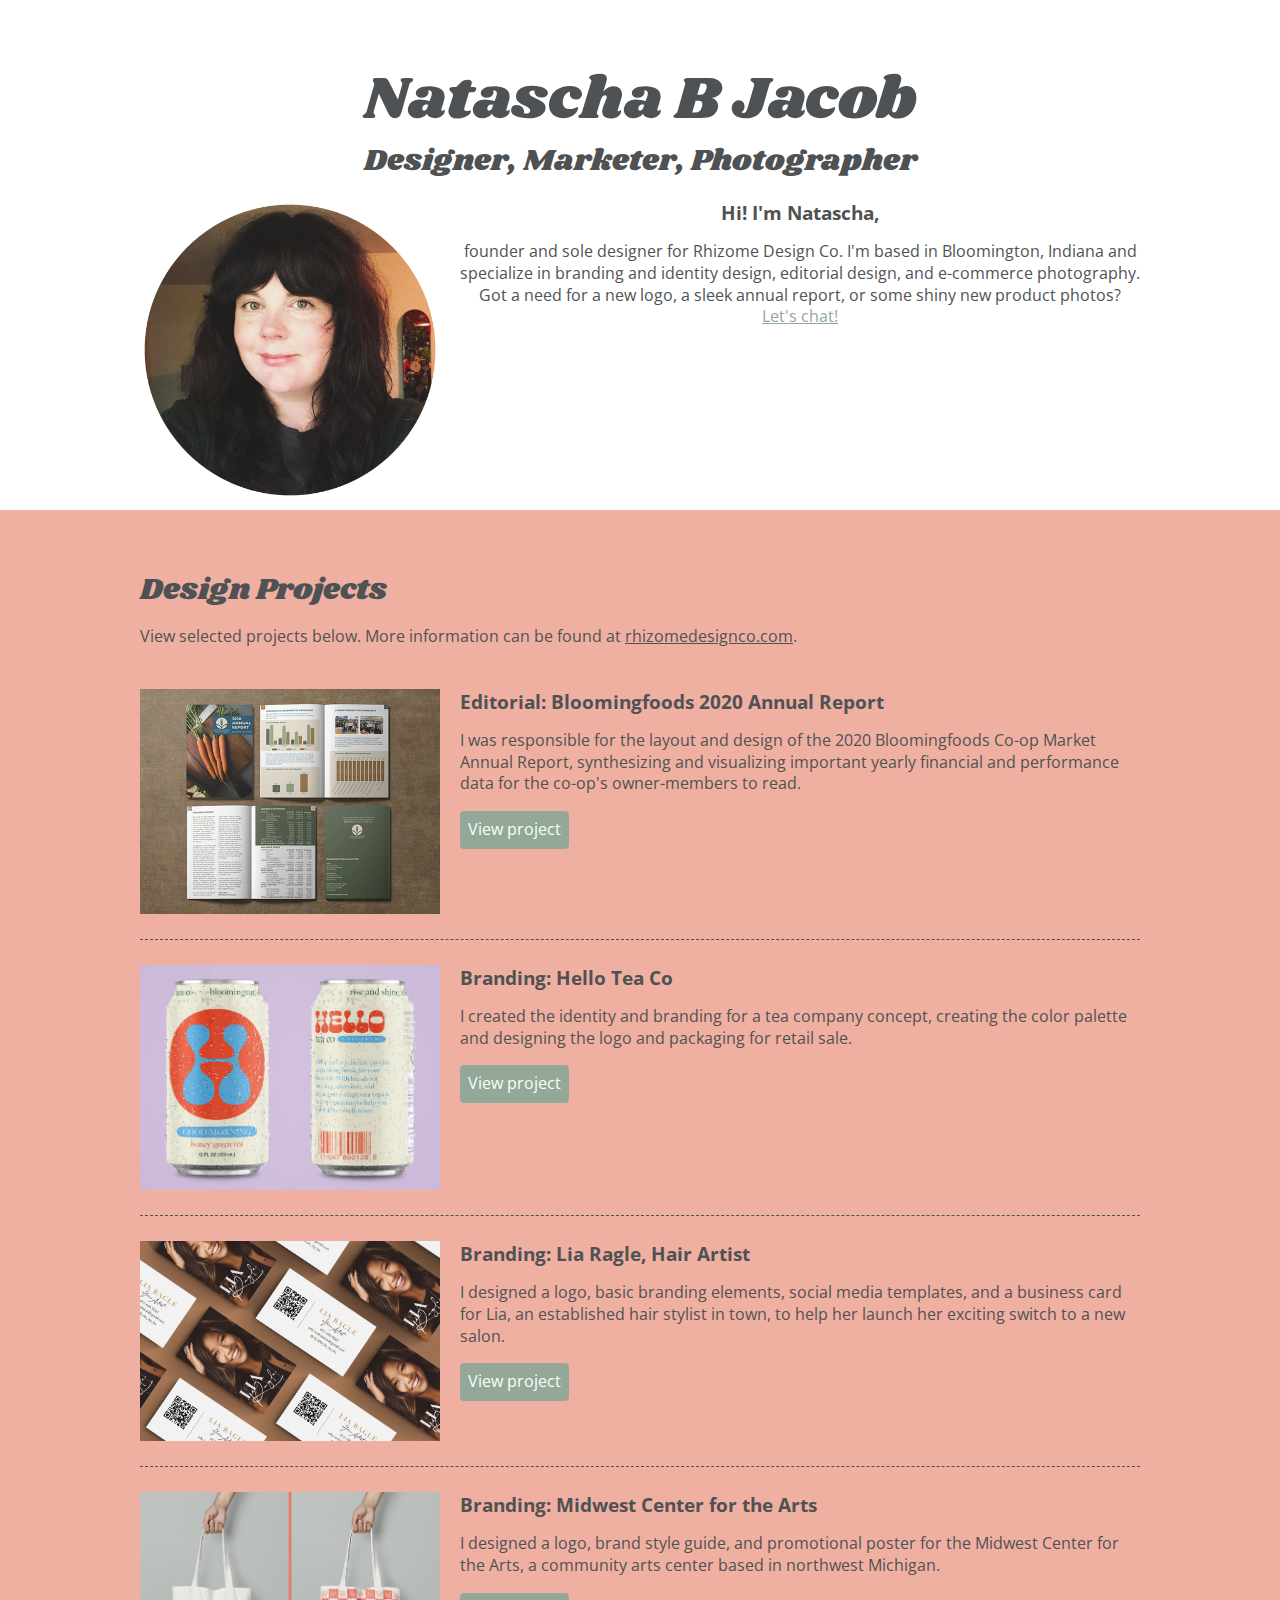
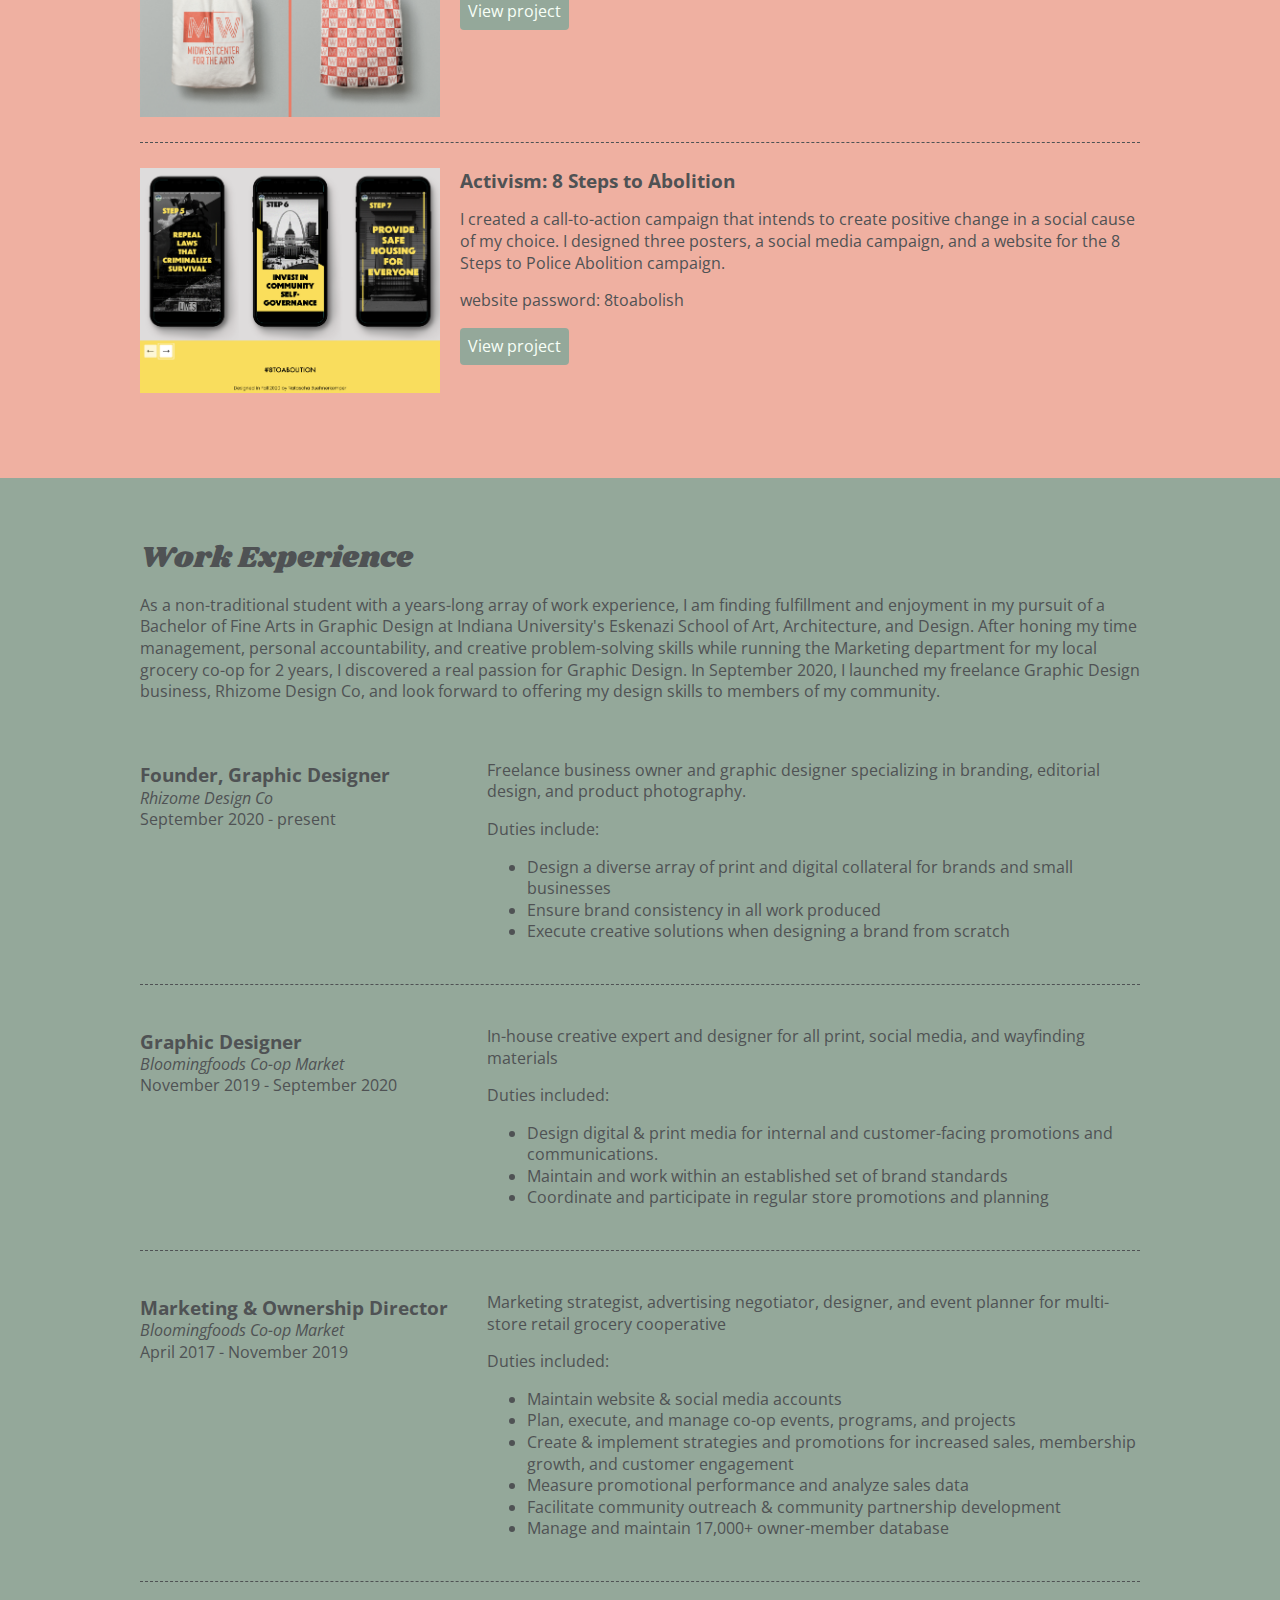
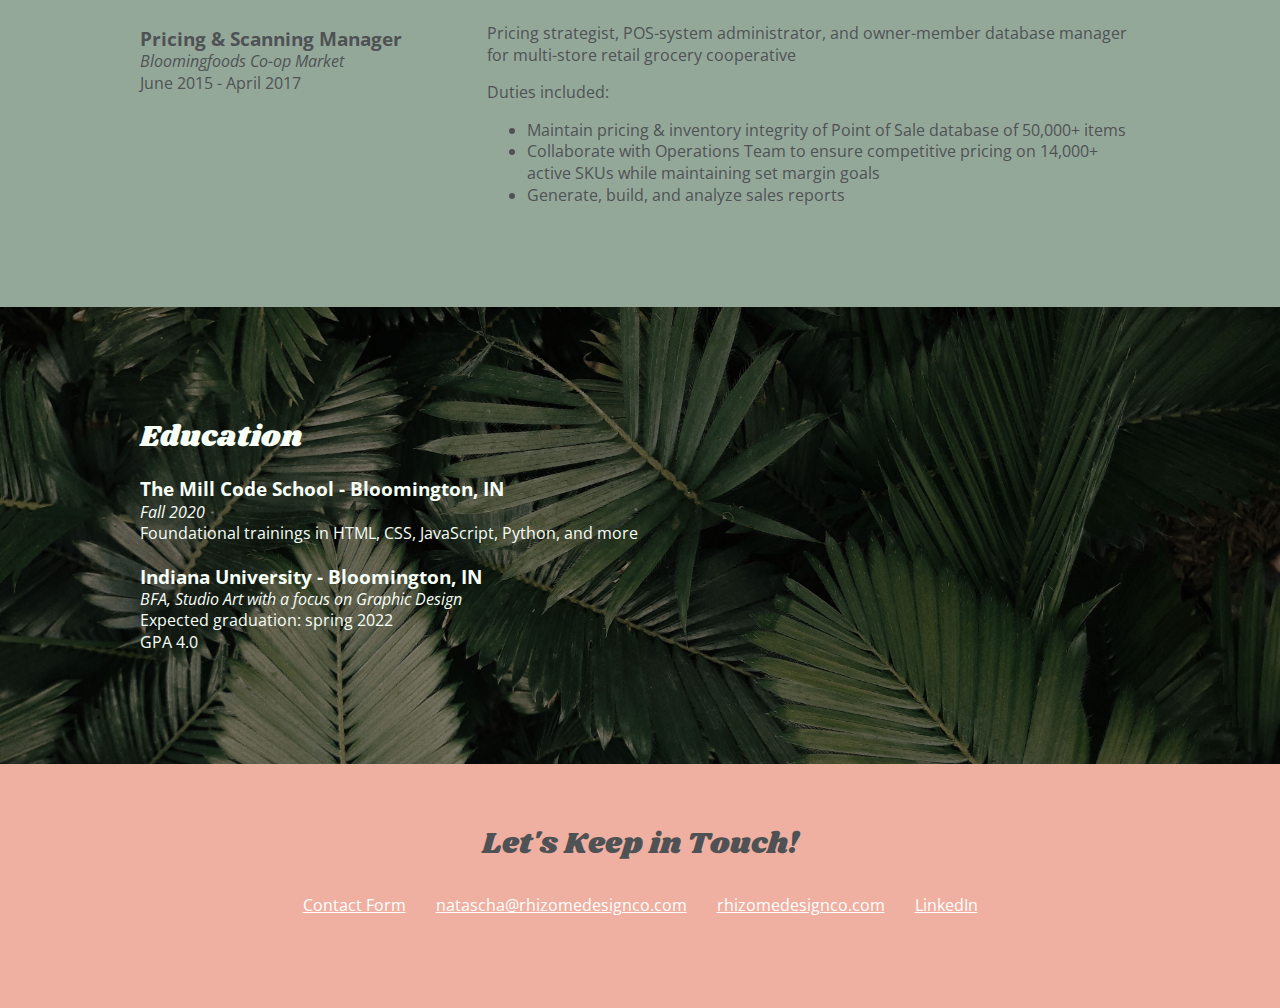
<file: index.html>
<!DOCTYPE html>
<html lang="en">
  <head>
    <meta charset="UTF-8">
    <meta name="viewport" content="width=device-width, initial-scale=1.0">
    <title>Natascha B Jacob</title>
    <script defer src="script.js"></script>
    <link rel="preconnect" href="https://fonts.gstatic.com">
<link href="https://fonts.googleapis.com/css2?family=Open+Sans:wght@400;700&family=Shrikhand&display=swap" rel="stylesheet">
    <link rel="stylesheet" href="styles.css">
  </head>
  <body>
    <main>
      <!-- ***********************  ABOUT / PROFILE  *********************** -->
      <header>
        <div class="content-wrap profile-link">
        <h1>Natascha B Jacob</h1>
        <h2>Designer, Marketer, Photographer</h2>

        <section class="header-item">
          <img src="images/natheadshot.png" alt="Natascha B Jacob Headshot">
          <h3>Hi! I'm Natascha,</h3>
          <p>founder and sole designer for Rhizome Design Co. I'm based in Bloomington, Indiana and specialize in branding and identity design, editorial design, and e-commerce photography. Got a need for a new logo, a sleek annual report, or some shiny new product photos? <a href="form.html" color="#94A89A" target="_blank">Let's chat!</a></p>
        <div class="headshot">
        </p>
      </section>
        </div>
        </div>
      </header>


      <!-- ********************  PROJECTS / PORTFOLIO  ********************* -->
      <section class="projects" >
        <div class="content-wrap divider">
        <h2>Design Projects</h2>
        <p>View selected projects below. More information can be found at <a  href="http://www.rhizomedesignco.com" target="_blank">rhizomedesignco.com</a>.</p>

        <!-- Project 1 - Bfoods Annual Meeting -->
        <section class="project-item">
          <img src="images/AnMeetingMockup.png" alt="Bloomingfoods 2020 Annual Report">
          <h3>Editorial: Bloomingfoods 2020 Annual Report</h3>
          <p>I was responsible for the layout and design of the 2020 Bloomingfoods Co-op Market Annual Report, synthesizing and visualizing important yearly financial and performance data for the co-op's owner-members to read.</p>
          <a class="btn" href="https://issuu.com/bloomingfoods/docs/2020_annual_report" target="_blank">View project</a>
        </section>
        <!-- End of Project block. -->
        <!-- Project 2 - Hello Tea Co -->
        <section class="project-item">
          <img src="images/helloteaco.png" alt="Hello Tea Co Packaging">
          <h3>Branding: Hello Tea Co</h3>
          <p>I created the identity and branding for a tea company concept, creating the color palette and designing the logo and packaging for retail sale.</p>
          <a class="btn" href="images/helloteaco.pdf" target="_blank">View project</a>
        </section>
        <!-- End of Project block. -->
        <!-- Project 3 - Lia -->
        <section class="project-item">
          <img src="images/raglecards.jpg" alt="Lia Ragle Business Cards">
          <h3>Branding: Lia Ragle, Hair Artist</h3>
          <p>I designed a logo, basic branding elements, social media templates, and a business card for Lia, an established hair stylist in town, to help her launch her exciting switch to a new salon.</p>
          <a class="btn" href="https://www.facebook.com/LooksByLiaRagle" target="_blank">View project</a>
        </section>
        <!-- End of Project block. -->
        <!-- Project 3 - MWCA -->
        <section class="project-item">
          <img src="images/mwca.png" alt="Midwest Center for the Arts Collateral">
          <h3>Branding: Midwest Center for the Arts</h3>
          <p>I designed a logo, brand style guide, and promotional poster for the Midwest Center for the Arts, a community arts center based in northwest Michigan.</p>
          <a class="btn" href="images/mwcabrandguide.pdf" target="_blank">View project</a>
        </section>
        <!-- End of Project block. -->
        <!-- Project 4 - 8 to Abolition -->
        <section class="project-item">
          <img src="images/8toabolish.png" alt="8 to Abolition">
          <h3>Activism: 8 Steps to Abolition</h3>
          <p>I created a call-to-action campaign that intends to create positive change in a social cause of my choice. I designed three posters, a social media campaign, and a website for the 8 Steps to Police Abolition campaign.</p>
          <p>website password: 8toabolish</p>
          <a class="btn" href="https://nkbproject2.squarespace.com/" target="_blank">View project</a>
        </section>
        <!-- End of Project block. -->
      </div>
      </section>

      <!-- ***********************  WORK EXPERIENCE  *********************** -->
      <section class="work-experience">
        <div class="content-wrap item-details divider">
        <h2>Work Experience</h2>
        <p>As a non-traditional student with a years-long array of work experience, I am finding fulfillment and enjoyment in my pursuit of a Bachelor of Fine Arts in Graphic Design at Indiana University's Eskenazi School of Art, Architecture, and Design. After honing my time management, personal accountability, and creative problem-solving skills while running the Marketing department for my local grocery co-op for 2 years, I discovered a real passion for Graphic Design. In September 2020, I launched my freelance Graphic Design business, Rhizome Design Co, and look forward to offering my design skills to members of my community. </p>

        <!-- Job 1 - Rhizome -->
        <section class="job-item">
          <div class="job-details">
            <h3>Founder, Graphic Designer</h3>
            <p>Rhizome Design Co</p>
            <p>September 2020 - present</p>
          </div>
          <div class="job-summary">
          <p>Freelance business owner and graphic designer specializing in branding, editorial design, and product photography.</p>
          <p>Duties include:</p>
          <ul>
            <li>Design a diverse array of print and digital collateral for brands and small businesses</li>
            <li>Ensure brand consistency in all work produced</li>
            <li>Execute creative solutions when designing a brand from scratch</li>
          </ul>
          </div>
        </section>
        <!-- End of Job block. -->
        <!-- Job 2 - Bloomingfoods Graphic Designer -->
        <section class="job-item">
          <div class="job-details">
            <h3>Graphic Designer</h3>
            <p>Bloomingfoods Co-op Market</p>
            <p>November 2019 - September 2020</p>
          </div>
          <div class="job-summary">
          <p>In-house creative expert and designer for all print, social media, and wayfinding materials</p>
          <p>Duties included:</p>
          <ul>
            <li>Design digital & print media for internal and customer-facing promotions and communications.</li>
            <li>Maintain and work within an established set of brand standards</li>
            <li>Coordinate and participate in regular store promotions and planning</li>
          </ul>
          </div>
        </section>
        <!-- End of Job block. -->
        <!-- Job 3 - Bloomingfoods Marketing Director -->
        <section class="job-item">
          <div class="job-details">
            <h3>Marketing & Ownership Director</h3>
            <p>Bloomingfoods Co-op Market</p>
            <p>April 2017 - November 2019</p>
          </div>
          <div class="job-summary">
          <p>Marketing strategist, advertising negotiator, designer, and event planner for multi-store retail grocery cooperative</p>
          <p>Duties included:</p>
          <ul>
            <li>Maintain website & social media accounts</li>
            <li>Plan, execute, and manage co-op events, programs, and projects</li>
            <li>Create & implement strategies and promotions for increased sales, membership growth, and customer engagement</li>
            <li>Measure promotional performance and analyze sales data</li>
            <li>Facilitate community outreach & community partnership development</li>
            <li>Manage and maintain 17,000+ owner-member database</li>
          </ul>
          </div>
        </section>
        <!-- End of Job block. -->
        <!-- Job 4 - Bloomingfoods Pricing & Scanning Manager -->
        <section class="job-item">
          <div class="job-details">
            <h3>Pricing & Scanning Manager</h3>
            <p>Bloomingfoods Co-op Market</p>
            <p>June 2015 - April 2017</p>
          </div>
          <div class="job-summary">
          <p>Pricing strategist, POS-system administrator, and owner-member database manager for multi-store retail grocery cooperative</p>
          <p>Duties included:</p>
          <ul>
            <li>Maintain pricing & inventory integrity of Point of Sale database of 50,000+ items</li>
            <li>Collaborate with Operations Team to ensure competitive pricing on 14,000+ active SKUs while maintaining set margin goals</li>
            <li>Generate, build, and analyze sales reports</li>
          </ul>
          </div>
        </section>
        <!-- End of Job block. -->

      </div>
      </section>

      <!-- ******************  EDUCATION & CERTIFICATIONS ****************** -->
      <section class="education">
        <div class="content-wrap item-details">
        <h2>Education</h2>

        <!-- Education 1 - Mill Code School -->
        <section>
          <h3>The Mill Code School - Bloomington, IN</h3>
          <p>Fall 2020</p>
          <p>Foundational trainings in HTML, CSS, JavaScript, Python, and more</p>

        </section>
        <!-- End of School block. -->

        <!-- Education 2 - IU BFA -->
        <section>
          <h3>Indiana University - Bloomington, IN</h3>
          <p>BFA, Studio Art with a focus on Graphic Design</pa>
          <p>Expected graduation: spring 2022</p>
          <p>GPA 4.0</p>
        </section>
        <!-- End of School block. -->
      </div>
      </section>





      <!-- *****************  CONTACT INFO / SOCIAL MEDIA  ***************** -->
      <footer>
        <div class="content-wrap">
        <h2>Let's Keep in Touch!</h2>

        <ul class="contact-list">
          <li><a href="form.html" target="_blank">Contact Form</a></li>
          <li><a href="mailto:email@example.com">natascha@rhizomedesignco.com</a></li>
          <li><a href="http://rhizomedesignco.com" target="_blank">rhizomedesignco.com</a></li>
          <li><a href="http://www.linkedin.com/in/nkbjacob" target="_blank">LinkedIn</a></li>
        </ul>
      </div>
      </footer>
    </main>
  </body>
</html>
</file>
<file: styles.css>
/*
 COLOR PALETTE
https://coolors.co/efb0a1-f4afb4-c9b7ad-94a89a-797d81
#4F5254 - GREY
#94A89A - GREEN
#C9B7AD - PALE SILVER
#F4AFB4 - LIGHT PINK
#EFB0A1 - MELON
*/

/* Global styles
------------------------------*/
html {
  box-sizing: border-box;
}
*, *:before, *:after {
  box-sizing: inherit;
}
 body {
   color: #4F5254;
   margin: 0;
   padding: 0;
   font-family: 'Open Sans', sans-serif;
   font-size: 16px;
   line-height: 1.35;
}
   img {
    width: 300px;
}
a {
  color: white;
}
a:hover {
  text-decoration: none;
}
h1 {
  font-size: 60px;
}
h2 {
  font-size: 30px;
}
h1, h2 {
  font-family: 'Shrikhand', cursive;
  font-weight: 400;
  margin: 0;
}
.content-wrap {
  max-width: 1000px;
  width: 85%;
  margin: 0 auto;
  padding: 60px 0
}
h3 {
  margin-bottom: 0;
}
.item-details h3 + p {
  font-style: italic;
}
.item-details h3 ~ p {
  margin: 0;
}
.divider > section {
  border-bottom: 1px dashed #4F5254;
  padding: 25px 0;
}
.divider > section:last-of-type {
  border-bottom: none;
}

/* Profile
------------------------------*/
header {

}


.headshot {
  display: grid;
  grid-template-columns: 1fr 1fr;
  margin-top: 40px;
  padding-bottom: 50px;
}
.profile-link a{
  color: #94A89A;
  padding-bottom: 50px;
}
/* Projects
------------------------------*/
.projects {
  background: #EFB0A1;
}
.projects a {
  color: #4F5254;
}
.projects .btn {
  color: #F7FFF7;
  background: #94A89A;
  text-decoration: none;
  padding: 8px;
  border-radius: 4px;
  display: inline-block;
}
.projects .btn:hover {
  background: rgba(148, 168, 154, 80%);
}
.project-item {
  overflow: hidden;

}
.project-item h3 {
  margin-top: 0;
}

/* Work Experience
------------------------------*/
.work-experience {
  background: #94A89A;
}

/* Education
------------------------------*/
.education {
  color: #F7FFF7;
  background-image: url(images/plant.jpg);
  background-size: cover;
  background-position: top right;
  padding-top: 50px;
  padding-bottom: 50px;
}
/* .education p {
  width: 60%; */


/* Contact Info
------------------------------*/
footer {
  background: #EFB0A1;
}
.contact-list {
  list-style-type: none;
  padding: 0;

}
.contact-list a {
  padding: 15px;
  display: inline-block;
}


/* Responsive
------------------------------*/
@media screen and (min-width:750px){
    header, footer {
    text-align: center;
    }
  .header-item img {
    float: left;
    margin-right: 20px;
    padding-bottom: 40px;
  }
  .project-item img {
    float: left;
    margin-right: 20px;
  }
  .job-item {
    display: grid;
    grid-template-columns: 1fr 2fr;
    column-gap: 20px;
  }
  .contact-list {
    display: flex;
    justify-content: center;
  }
}
  @media screen and (max-width:749px){
    h1 {
      font-size: 75px;
      line-height: 0.8;
      margin-bottom: 20px;
  }
  h2 {
    line-height: 1;
  }
  .contact-list a{
    padding: 5px;
  }
}
</file>
